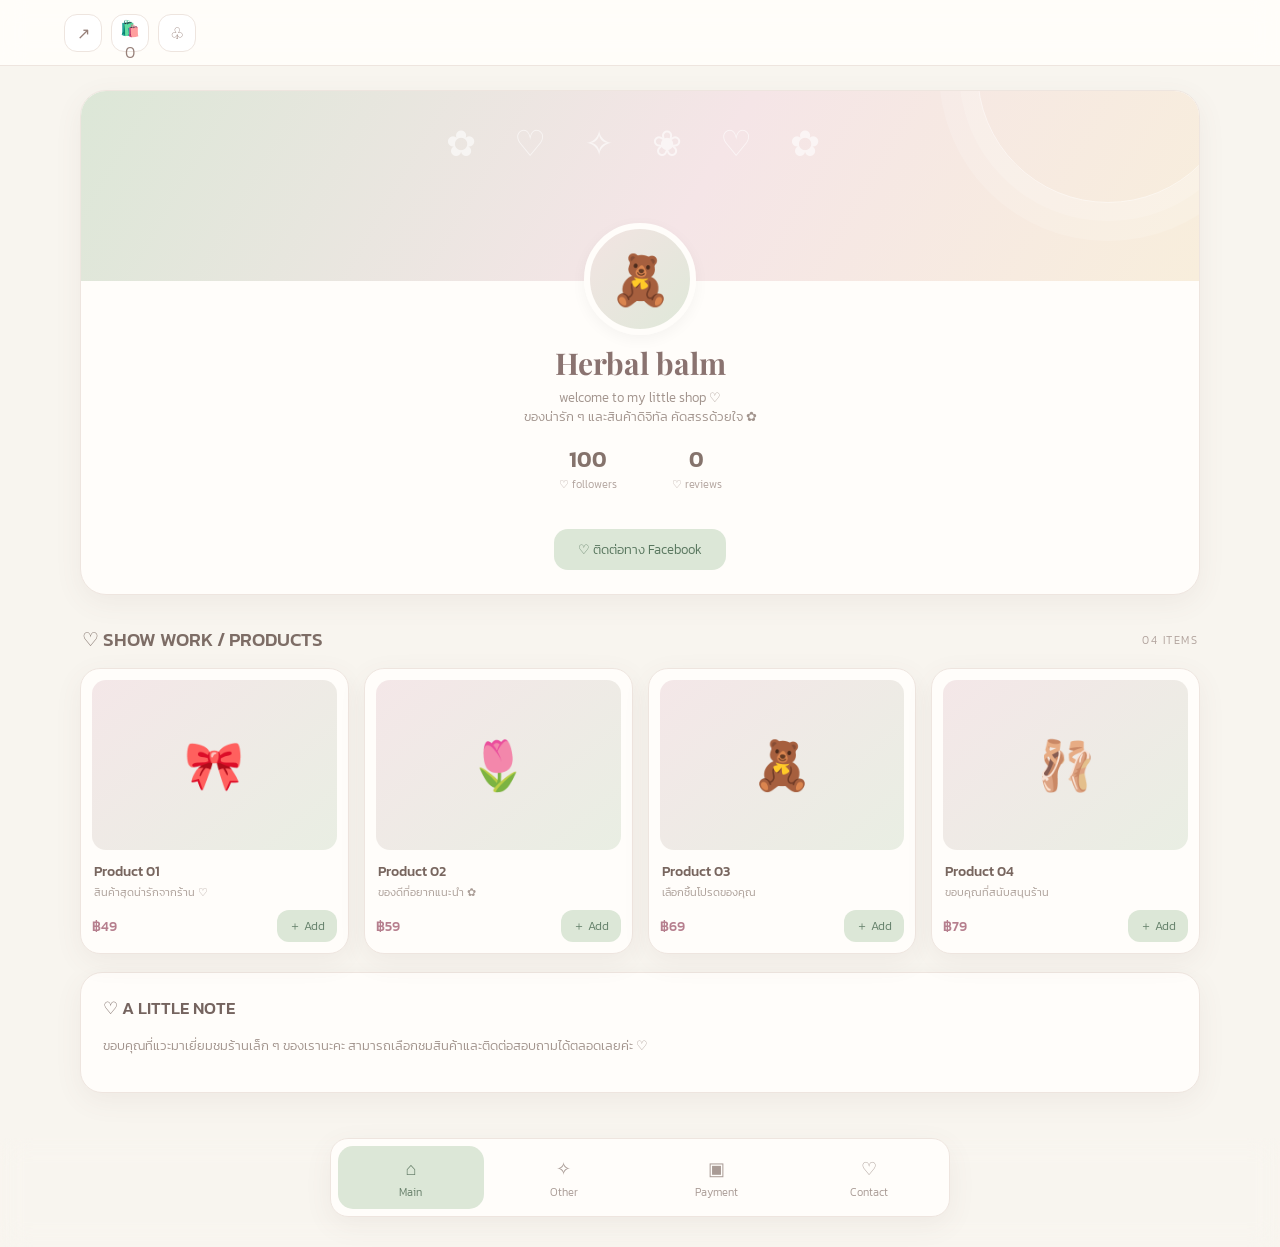
<file: herbal-balm-shop-nav-fixed.html>
<html lang="th">
<head>
<meta charset="UTF-8">
<meta name="viewport" content="width=device-width, initial-scale=1, viewport-fit=cover">
<meta name="theme-color" content="#f8f3ef">
<title></title>
<link rel="preconnect" href="https://fonts.googleapis.com">
<link rel="preconnect" href="https://fonts.gstatic.com" crossorigin>
<link href="https://fonts.googleapis.com/css2?family=Kanit:wght@300;400;500;600&family=Playfair+Display:wght@500;600&display=swap" rel="stylesheet">
<style>
:root{
 --bg:#f8f5ef;--paper:#fffdfa;--pink:#f3dfe5;--pink2:#f9edf0;--sage:#dce7d7;
 --sage2:#edf2e9;--green:#66836b;--ink:#75645f;--muted:#a99b95;--line:#eee5df;
 --shadow:0 8px 28px rgba(111,91,81,.07);--radius:22px;}
*{box-sizing:border-box}
html{scroll-behavior:smooth}
body{margin:0;background:var(--bg);color:var(--ink);font-family:'Kanit',sans-serif;font-weight:300}
button,input,textarea,select{font:inherit}
button{cursor:pointer}
a{color:inherit;text-decoration:none}
.topbar{height:66px;display:flex;align-items:center;justify-content:space-between;padding:0 5%;background:rgba(255,253,250,.94);border-bottom:1px solid var(--line);position:sticky;top:0;z-index:20;backdrop-filter:blur(12px)}
.top-actions{display:flex;gap:9px}
.icon-btn{width:38px;height:38px;border:1px solid var(--line);border-radius:13px;background:#fff;color:#967f78}
.wrap{width:min(1120px,94%);margin:24px auto 100px}
.profile-card{background:var(--paper);border:1px solid var(--line);border-radius:26px;overflow:hidden;box-shadow:var(--shadow);text-align:center;position:relative;padding-bottom:24px}
.cover{height:190px;background:linear-gradient(120deg,#dce7d7,#f5e5e7 55%,#f8eedc);position:relative;overflow:hidden}
.cover:before{content:"✿  ♡  ✧  ❀  ♡  ✿";position:absolute;inset:25px 0 auto;font-size:36px;letter-spacing:15px;color:#fff9;text-align:center}
.cover:after{content:"";position:absolute;width:260px;height:260px;border:1px solid #fff8;border-radius:50%;right:-40px;top:-150px;box-shadow:0 0 0 18px #fff2,0 0 0 38px #fff2}
.avatar{width:112px;height:112px;border-radius:50%;background:linear-gradient(135deg,#f2e4e2,#dfe8d9);border:6px solid var(--paper);display:grid;place-items:center;font-size:49px;margin:-58px auto 8px;position:relative;z-index:2;box-shadow:0 4px 15px #0000000b;overflow:hidden}.avatar img{width:100%;height:100%;object-fit:cover}
.profile-card h1{font-family:'Playfair Display',serif;font-size:30px;margin:5px 0;color:#8a7370}
.bio{font-size:13px;color:#a2948d;margin:0 auto 17px;max-width:500px;padding:0 16px}
.stats{display:flex;justify-content:center;gap:55px;margin:15px 0 23px}
.stat strong{display:block;font-size:22px;font-weight:600;color:#85736c}
.stat span{font-size:11px;color:#b2a49e}
.music{width:min(440px,88%);margin:0 auto 17px;padding:13px 16px;border:1px solid #e8e1dc;border-radius:19px;background:linear-gradient(120deg,#fff,#f8f4f0);display:flex;align-items:center;gap:13px;text-align:left}
.music-disc{width:42px;height:42px;border-radius:50%;background:var(--sage);display:grid;place-items:center;font-size:18px}
.music-info{flex:1}.music-info b{display:block;font-size:13px;font-weight:500}.music-info span{font-size:11px;color:#aa9d96}
.play{border:0;border-radius:50%;width:34px;height:34px;background:var(--sage);color:var(--green)}
.contact-mini{width:min(440px,88%);margin:auto;border:1px solid var(--line);border-radius:20px;padding:15px;background:#fffdfa}
.mini-title{font-size:12px;letter-spacing:2px;margin-bottom:9px}
.contact-mini a{display:block;padding:10px;margin-top:7px;border:1px solid #eee7e2;border-radius:13px;font-size:12px;background:#fff}
.section-head{display:flex;align-items:center;justify-content:space-between;margin:30px 2px 14px}
.section-head h2{font-size:19px;font-weight:500;margin:0;color:#7d6d66}
.section-head span{font-size:11px;color:#b2a49e;letter-spacing:1.5px}
.product-grid{display:grid;grid-template-columns:repeat(4,minmax(0,1fr));gap:15px}
.product{background:var(--paper);border:1px solid var(--line);border-radius:20px;padding:11px;box-shadow:var(--shadow);min-width:0}
.product-photo{height:170px;border-radius:14px;background:linear-gradient(140deg,#f4e7e8,#e9eee3);display:grid;place-items:center;font-size:48px;overflow:hidden}
.product-photo img{width:100%;height:100%;object-fit:cover}
.product h3{font-size:14px;font-weight:500;margin:11px 2px 2px;color:#78665f;white-space:nowrap;overflow:hidden;text-overflow:ellipsis}
.product p{font-size:11px;color:#aa9d96;margin:0 2px 8px;min-height:18px}
.product-bottom{display:flex;align-items:center;justify-content:space-between;gap:6px}
.price{font-size:14px;font-weight:500;color:#b67f8e}
.add{border:0;border-radius:12px;background:var(--sage);color:#64806a;padding:7px 12px;font-size:12px}
.info-panel{background:var(--paper);border:1px solid var(--line);border-radius:22px;padding:22px;box-shadow:var(--shadow);margin-top:18px}
.info-panel h3{margin:0 0 8px;font-size:17px;font-weight:500}
.info-panel p{font-size:13px;line-height:1.8;color:#a2948d}
.review-empty{border:1px dashed #e4d4d4;border-radius:20px;background:#fffdfa;text-align:center;padding:45px 15px;color:#aa9b96}
.review-empty b{display:block;font-size:17px;font-weight:400;margin-bottom:7px}
.bottom-nav{position:fixed;z-index:30;bottom:0;left:0;right:0;padding:8px max(12px,env(safe-area-inset-right)) calc(8px + env(safe-area-inset-bottom)) max(12px,env(safe-area-inset-left));background:#fffdf9ed;backdrop-filter:blur(14px);border-top:1px solid var(--line);display:flex;justify-content:center}
.nav-inner{width:min(620px,100%);display:grid;grid-template-columns:repeat(4,1fr);gap:7px}
.nav-item{border:0;border-radius:15px;padding:9px 4px;background:transparent;color:#a99b95;font-size:11px}
.nav-item .nav-icon{display:block;font-size:18px;margin-bottom:2px}
.nav-item.active{background:var(--sage);color:#68806b}
.page{display:none !important}.page.active{display:block !important}
.page-title{text-align:center;margin:20px 0 6px;font-size:24px;font-weight:500;color:#88736d}
.page-sub{text-align:center;color:#b0a29b;font-size:12px;margin:0 0 22px}
.field{width:100%;border:1px solid #e9e1dc;border-radius:13px;padding:12px 13px;background:#fffdfa;color:var(--ink);outline:none;margin:6px 0}
.field:focus{border-color:#b8c9b3}
.primary{border:0;border-radius:14px;background:var(--sage);color:#58765e;padding:11px 18px;font-size:13px}
.soft{border:1px solid var(--line);border-radius:14px;background:#fffdfa;color:#8b7770;padding:10px 16px;font-size:13px}
.cart-row{display:flex;align-items:center;gap:12px;padding:12px 0;border-bottom:1px solid var(--line)}
.cart-row .emoji{width:48px;height:48px;border-radius:13px;background:var(--pink2);display:grid;place-items:center;font-size:24px}
.cart-row .grow{flex:1}.cart-row b{font-size:13px;font-weight:500}.cart-row small{display:block;color:#b09f98;font-size:11px}
.cart-row button{border:0;background:none;color:#b98b96;font-size:18px}
.total{display:flex;justify-content:space-between;padding:15px 0;font-weight:500}
.qr-placeholder{width:190px;height:190px;margin:15px auto;border:1px dashed #d9d1ca;border-radius:16px;display:grid;place-items:center;background:#fff;font-size:12px;color:#b2a49e;text-align:center;padding:20px}
.review-form{max-width:620px;margin:auto}
.review-list{display:grid;gap:10px;margin-top:15px}
.review-card{padding:15px;border:1px solid var(--line);border-radius:15px;background:#fff}
.admin-layout{display:grid;grid-template-columns:210px 1fr;gap:15px}
.admin-menu,.admin-content{background:#fffdfa;border:1px solid var(--line);border-radius:20px;padding:17px;box-shadow:var(--shadow)}
.admin-menu button{width:100%;display:block;text-align:left;border:0;background:transparent;color:#88766f;padding:11px;border-radius:11px;margin:3px 0}
.admin-menu button.active{background:var(--sage2);color:var(--green)}
.admin-content h3{margin:0 0 14px;font-weight:500}
.admin-product{display:flex;align-items:center;gap:10px;border:1px solid var(--line);border-radius:14px;padding:10px;margin:8px 0}
.admin-product .grow{flex:1}.admin-product small{display:block;color:#ac9d96}
.admin-product button{border:1px solid var(--line);background:#fff;border-radius:9px;padding:6px 9px;color:#8c7770;font-size:11px}
.notice{font-size:11px;color:#aa9188;line-height:1.7;background:#faf3ed;border-radius:12px;padding:11px;margin-top:12px}
.hide{display:none!important}
body{background-image:var(--page-bg-image,none);background-size:cover;background-position:center;background-attachment:fixed}
body:before{content:"";position:fixed;inset:0;background:var(--page-overlay,transparent);pointer-events:none;z-index:-1}
.cover.has-image{background-size:cover;background-position:center}
.anim-float{animation:floatText 3s ease-in-out infinite}.anim-glow{animation:glowText 2s ease-in-out infinite alternate}.anim-slide{animation:slideText 2.8s ease-in-out infinite alternate}
@keyframes floatText{0%,100%{transform:translateY(0)}50%{transform:translateY(-6px)}}
@keyframes glowText{from{text-shadow:0 0 2px #d8b7c1}to{text-shadow:0 0 12px #d8b7c1,0 0 18px #c7d8bf}}
@keyframes slideText{from{letter-spacing:0}to{letter-spacing:2px}}
.preview-note{font-size:11px;color:#aa9d96;margin:2px 0 8px}
@media(max-width:760px){.product-grid{grid-template-columns:repeat(2,minmax(0,1fr))}.product-photo{height:155px}.admin-layout{grid-template-columns:1fr}.admin-menu{display:flex;gap:5px;overflow:auto;padding:8px}.admin-menu button{white-space:nowrap;width:auto;margin:0}.wrap{width:92%;margin-top:15px}.cover{height:155px}.stats{gap:35px}}
@media(min-width:761px){.wrap{margin-bottom:45px}.bottom-nav{position:static;background:transparent;border:0;padding:0 0 30px}.nav-inner{background:#fffdfa;border:1px solid var(--line);border-radius:18px;padding:7px;box-shadow:var(--shadow)}}

.bottom-nav{z-index:99999;pointer-events:auto}.nav-inner,.nav-item{pointer-events:auto;touch-action:manipulation}.nav-item{position:relative;z-index:100000;cursor:pointer;-webkit-tap-highlight-color:transparent}
.payment-card input[type=file]{margin-top:10px}.pay-line{display:flex;align-items:center;gap:10px;flex-wrap:wrap;background:#fcfefb;border:1px solid var(--line);border-radius:15px;padding:12px;margin:10px 0}
.pay-line span{color:#9b8e88;font-size:12px;flex:1 1 100%}.pay-line b{font-size:18px;color:var(--deep);letter-spacing:.4px}
.qrbox{border:1px dashed var(--line);background:#f5faf3;border-radius:18px;padding:14px;text-align:center;margin:16px 0}
.qrbox img{display:block;max-width:100%;max-height:280px;object-fit:contain;margin:auto;border-radius:12px}
.product-photo{position:relative;overflow:hidden}.product-photo img{width:100%;height:100%;object-fit:cover;display:block}
</style>
</head>
<body>
<header class="topbar">
  <div class="top-actions">
    <button class="icon-btn" aria-label="แชร์ลิงก์ร้าน" title="แชร์ลิงก์ร้าน" onclick="shareShop()">↗</button>
    <button class="icon-btn" aria-label="ตะกร้า" onclick="go('cart')">🛍️ <span id="cartCount">0</span></button>
    <button class="icon-btn" aria-label="แอดมิน" onclick="go('admin')">♧</button>
  </div>
</header>

<main class="wrap">
  <section id="main" class="page active">
    <div class="profile-card">
      <div class="cover"></div>
      <div class="avatar">🧸</div>
      <h1>Herbal balm</h1>
      <p class="bio">welcome to my little shop ♡<br>ของน่ารัก ๆ และสินค้าดิจิทัล คัดสรรด้วยใจ ✿</p>
      <div class="stats">
        <div class="stat"><strong id="followerStat">100</strong><span>♡ followers</span></div>
        <div class="stat"><strong id="reviewStat">0</strong><span>♡ reviews</span></div>
      </div>
      <a class="primary" href="https://www.facebook.com/weethida.palmy" id="fbHome" target="_blank" rel="noopener" style="display:inline-block;text-decoration:none;margin-top:14px;padding:11px 24px">♡ ติดต่อทาง Facebook</a>
    </div>
    <div class="section-head"><h2>♡ SHOW WORK / PRODUCTS</h2><span id="workCount">04 ITEMS</span></div>
    <div class="product-grid" id="homeProducts"></div>
    <div class="info-panel"><h3>♡ A LITTLE NOTE</h3><p id="shopNote">ขอบคุณที่แวะมาเยี่ยมชมร้านเล็ก ๆ ของเรานะคะ สามารถเลือกชมสินค้าและติดต่อสอบถามได้ตลอดเลยค่ะ ♡</p></div>
  </section>

  <section id="other" class="page">
    <h1 class="page-title">♡ Show Work</h1><p class="page-sub">Our herbal balm collection</p>
    <div class="product-grid" id="allProducts"></div>
  </section>

  <section id="payment" class="page">
    <h1 class="page-title">♡ Payment</h1><p class="page-sub">ช่องทางชำระเงินของ Herbal balm</p>
    <div class="info-panel payment-card" style="max-width:560px;margin:0 auto">
      <h3>ช่องทางชำระเงิน</h3>
      <div class="pay-line"><span>เลขบัญชีธนาคาร</span><b id="bankAccountDisplay">1653779972</b><button class="soft" onclick="copyText('1653779972')">คัดลอก</button></div>
      <div class="pay-line"><span>เบอร์วอลเล็ต</span><b id="walletDisplay">061216751</b><button class="soft" onclick="copyText('061216751')">คัดลอก</button></div>
      <div class="qrbox">
        <div id="qrPlaceholder" class="qr-placeholder">♡ พื้นที่สำหรับใส่รูป QR PAYMENT ♡<br>เลือกรูป QR จากเครื่องได้ด้านล่าง</div>
        <img id="paymentQrImage" alt="QR Payment" hidden>
        <label class="upload" for="paymentQrUpload">＋ เพิ่มรูป QR</label>
        <input id="paymentQrUpload" type="file" accept="image/*" class="field">
      </div>
      <h3 style="margin-top:22px">แจ้งชำระเงิน</h3>
      <input class="field" id="payName" placeholder="ชื่อผู้ใช้งาน">
      <input class="field" id="payAmount" type="number" min="1" placeholder="จำนวนเงิน (บาท)">
      <input class="field" id="paySlip" type="file" accept="image/*">
      <button class="primary" style="width:100%" onclick="submitPayment()">ส่งข้อมูลแจ้งชำระเงิน</button>
      <p class="notice">หมายเหตุ: แบบตัวอย่างนี้ยังไม่ส่งสลิปไปยังแอดมินและยังไม่ตรวจสอบการโอนเงินจริง</p>
      <p id="payStatus" class="page-sub" style="margin-top:12px"></p>
    </div>
  </section>

  <section id="contact" class="page">
    <h1 class="page-title">♡ Contact ♡</h1><p class="page-sub">Feel free to contact us</p>
    <div class="contact-mini" style="max-width:560px">
      <a href="https://www.facebook.com/weethida.palmy" id="fbContact" target="_blank" rel="noopener">♡ Facebook</a>
    </div>
  </section>

  <section id="cart" class="page">
    <h1 class="page-title">♡ My Cart</h1><p class="page-sub">Your lovely picks</p>
    <div class="info-panel" style="max-width:620px;margin:auto">
      <div id="cartItems"><div class="review-empty"><b>♡ Your cart is empty ♡</b>เลือกสินค้าที่ชอบแล้วเพิ่มลงตะกร้าได้เลย</div></div>
      <div class="total"><span>Total</span><span id="cartTotal">฿0</span></div>
      <button class="primary" style="width:100%" onclick="go('payment')">ดำเนินการชำระเงิน ♡</button>
    </div>
  </section>

  <section id="reviews" class="page">
    <h1 class="page-title">♡ Reviews</h1><p class="page-sub">Thank you for your order #♡</p>
    <div class="review-form info-panel">
      <textarea class="field" id="reviewInput" rows="3" placeholder="Write your review..."></textarea>
      <button class="primary" style="width:100%" onclick="addReview()">＋ Add Review</button>
      <div id="reviewsList" class="review-list"></div>
    </div>
  </section>

  <section id="admin" class="page">
    <h1 class="page-title">♡ ADMIN</h1><p class="page-sub">WEBSITE MANAGEMENT</p>
    <div id="adminLogin" class="info-panel" style="max-width:430px;margin:20px auto;text-align:center">
      <div style="font-size:35px">♡</div><h3>ADMIN</h3><p>เข้าสู่ระบบจัดการร้าน</p>
      <input class="field" id="adminPassword" type="password" placeholder="รหัสผ่านแอดมิน">
      <button class="primary" style="width:100%" onclick="adminSignIn()">LOG IN ♡</button>
      <p class="notice">เดโมนี้ใช้รหัสผ่านฝั่งหน้าเว็บเท่านั้น ยังไม่ปลอดภัยสำหรับเว็บไซต์จริง โปรดอย่าใช้รหัสผ่านสำคัญ</p>
    </div>
    <div id="adminPanel" class="hide">
      <div class="admin-layout">
        <div class="admin-menu">
          <button class="active" onclick="adminTab('settings',this)">♡ Website Settings</button>
          <button onclick="adminTab('manageProducts',this)">✿ Manage Products</button>
          <button onclick="adminTab('paymentSettings',this)">♡ Payment Settings</button>
          <button onclick="adminTab('manageReviews',this)">☆ Reviews</button>
          <button onclick="adminSignOut()">Log out ↗</button>
        </div>
        <div class="admin-content">
          <div id="settings" class="admin-tab">
            <h3>Website Settings ✿</h3>
            <label>SHOP NAME</label><input class="field" id="setShopName" value="Herbal balm">
            <label>PROFILE BIO</label><textarea class="field" id="setBio" rows="3"></textarea>
            <label>ABOUT / A LITTLE NOTE</label><textarea class="field" id="setNote" rows="3"></textarea>
            <label>PROFILE IMAGE / รูปโปรไฟล์ร้าน</label>
            <input class="field" id="setAvatarFile" type="file" accept="image/*" onchange="previewImage(this,'avatarPreview')">
            <div class="preview-note">เลือกรูปจาก iPad เพื่อเปลี่ยนรูปโปรไฟล์</div><div id="avatarPreview" class="preview-note"></div>
            <label>COVER IMAGE / รูปปกด้านบน</label>
            <input class="field" id="setCoverFile" type="file" accept="image/*" onchange="previewImage(this,'coverPreview')">
            <div id="coverPreview" class="preview-note"></div>
            <label>PAGE BACKGROUND / พื้นหลังเว็บไซต์</label>
            <input class="field" id="setBackgroundFile" type="file" accept="image/*" onchange="previewImage(this,'backgroundPreview')">
            <div id="backgroundPreview" class="preview-note"></div>
            <button class="soft" type="button" onclick="clearShopImages()">ล้างรูปที่ตั้งไว้</button>
            <label>TEXT ANIMATION / เอฟเฟกต์ตัวอักษร</label>
            <select class="field" id="setTextAnimation"><option value="none">ไม่เคลื่อนไหว</option><option value="float">ลอยเบา ๆ</option><option value="glow">เรืองแสง</option><option value="slide">ขยับตัวอักษร</option></select>
            <label>FACEBOOK LINK</label><input class="field" id="setFb" value="https://www.facebook.com/weethida.palmy" placeholder="https://facebook.com/...">
            <button class="primary" onclick="saveSettings()">SAVE SETTINGS ♡</button>
          </div>
          <div id="manageProducts" class="admin-tab hide">
            <h3>Manage Products ✿</h3>
            <input class="field" id="newProductName" placeholder="ชื่อสินค้า">
            <input class="field" id="newProductDesc" placeholder="รายละเอียดสินค้า">
            <input class="field" id="newProductPrice" type="number" min="0" placeholder="ราคา (บาท)">
            <input class="field" id="newProductEmoji" placeholder="อีโมจิสินค้า (ถ้าไม่ใส่รูป)" value="🎀">
            <label>PRODUCT IMAGE / รูปสินค้า</label>
            <input class="field" id="newProductImage" type="file" accept="image/*">
            <div id="newProductImagePreview" class="preview-note"></div>
            <button class="primary" onclick="addProduct()">＋ ADD PRODUCT</button>
            <div id="adminProductList" style="margin-top:15px"></div>
          </div>
          <div id="paymentSettings" class="admin-tab hide">
            <h3>Payment Settings ♡</h3>
            <label>BANK NAME</label><input class="field" id="setBank" placeholder="ชื่อธนาคาร">
            <label>ACCOUNT NAME</label><input class="field" id="setAccountName" placeholder="ชื่อบัญชี">
            <label>ACCOUNT NUMBER</label><input class="field" id="setAccountNumber" placeholder="เลขบัญชี">
            <button class="primary" onclick="savePaymentSettings()">SAVE PAYMENT</button>
            <p class="notice">อย่าใส่ข้อมูลบัญชีของบุคคลอื่น ใช้เฉพาะบัญชีที่คุณมีสิทธิ์รับชำระเงินเท่านั้น</p>
          </div>
          <div id="manageReviews" class="admin-tab hide"><h3>Customer Reviews</h3><div id="adminReviews"></div></div>
        </div>
      </div>
    </div>
  </section>
</main>

<nav class="bottom-nav">
  <div class="nav-inner">
    <button type="button" class="nav-item active" data-page="main" onclick="go('main')"><span class="nav-icon">⌂</span>Main</button>
    <button type="button" class="nav-item" data-page="other" onclick="go('other')"><span class="nav-icon">✧</span>Other</button>
    <button type="button" class="nav-item" data-page="payment" onclick="go('payment')"><span class="nav-icon">▣</span>Payment</button>
    <button type="button" class="nav-item" data-page="contact" onclick="go('contact')"><span class="nav-icon">♡</span>Contact</button>
  </div>
</nav>

<script>
const ADMIN_DEMO_PASSWORD = "change-this-password"; // เปลี่ยนรหัสเดโมก่อนทดลอง แต่ไม่ปลอดภัยสำหรับเว็บจริง
const defaultProducts=[
 {id:1,name:"Product 01",desc:"สินค้าสุดน่ารักจากร้าน ♡",price:49,emoji:"🎀"},
 {id:2,name:"Product 02",desc:"ของดีที่อยากแนะนำ ✿",price:59,emoji:"🌷"},
 {id:3,name:"Product 03",desc:"เลือกชิ้นโปรดของคุณ",price:69,emoji:"🧸"},
 {id:4,name:"Product 04",desc:"ขอบคุณที่สนับสนุนร้าน",price:79,emoji:"🩰"}
];
let products=JSON.parse(localStorage.getItem("ss_products")||"null")||defaultProducts;
let cart=JSON.parse(localStorage.getItem("ss_cart")||"[]");
let reviews=JSON.parse(localStorage.getItem("ss_reviews")||"[]");
let settings=JSON.parse(localStorage.getItem("ss_settings")||"{}");
settings.name="Herbal balm";
localStorage.setItem("ss_settings",JSON.stringify(settings));
let paymentSettings=JSON.parse(localStorage.getItem("ss_payment")||"{}");
function persist(){localStorage.setItem("ss_products",JSON.stringify(products));localStorage.setItem("ss_cart",JSON.stringify(cart));localStorage.setItem("ss_reviews",JSON.stringify(reviews));}
function safe(s){return String(s??"").replace(/[&<>"']/g,c=>({"&":"&amp;","<":"&lt;",">":"&gt;",'"':"&quot;","'":"&#39;"}[c]));}
function shareShop(){
 const url=window.location.href;
 if(navigator.share){navigator.share({title:'',text:'แวะชมร้านของเรา',url}).catch(()=>{});}
 else if(navigator.clipboard&&window.isSecureContext){navigator.clipboard.writeText(url).then(()=>alert('คัดลอกลิงก์ร้านแล้ว ♡ ส่งให้ลูกค้าได้เลย'));}
 else{prompt('คัดลอกลิงก์ร้านนี้',url);}
}
function applyContactLinks(){
 const fb=settings.fb||'https://www.facebook.com/weethida.palmy';
 ['fbLink','fbContact','fbHome'].forEach(id=>{const a=document.getElementById(id);if(a){a.href=fb;a.target='_blank';a.rel='noopener';}});
}
function compressImage(file,max=1200){return new Promise((resolve,reject)=>{const reader=new FileReader();reader.onload=()=>{const img=new Image();img.onload=()=>{const scale=Math.min(1,max/Math.max(img.width,img.height));const canvas=document.createElement('canvas');canvas.width=Math.round(img.width*scale);canvas.height=Math.round(img.height*scale);canvas.getContext('2d').drawImage(img,0,0,canvas.width,canvas.height);resolve(canvas.toDataURL('image/jpeg',.82));};img.onerror=reject;img.src=reader.result;};reader.onerror=reject;reader.readAsDataURL(file);});}
async function previewImage(input,target){const file=input.files&&input.files[0];if(!file)return;try{const url=await compressImage(file,1000);const el=document.getElementById(target);el.textContent='เลือกรูปแล้ว: '+file.name;el.dataset.image=url;}catch(e){alert('เปิดรูปไม่สำเร็จ กรุณาลองเลือกรูปอื่น');}}
function applyShopImages(){
 const avatar=document.querySelector('.avatar');
 if(settings.avatar){avatar.innerHTML='<img src="'+settings.avatar+'" alt="Shop profile">';}else{avatar.textContent='🧸';}
 const cover=document.querySelector('.cover');
 if(settings.cover){cover.style.backgroundImage='url("'+settings.cover+'")';cover.classList.add('has-image');}else{cover.style.backgroundImage='';cover.classList.remove('has-image');}
 if(settings.background){document.documentElement.style.setProperty('--page-bg-image','url("'+settings.background+'")');document.documentElement.style.setProperty('--page-overlay','rgba(255,253,250,.68)');}else{document.documentElement.style.setProperty('--page-bg-image','none');document.documentElement.style.setProperty('--page-overlay','transparent');}
 const mode=settings.animation||'none';
 document.querySelectorAll('.brand,.profile-card h1,.bio,.section-head h2,.page-title,.mini-title,.info-panel h3').forEach(el=>{el.classList.remove('anim-float','anim-glow','anim-slide');if(mode!=='none')el.classList.add('anim-'+mode);});
}
function clearShopImages(){settings.avatar='';settings.cover='';settings.background='';localStorage.setItem('ss_settings',JSON.stringify(settings));applyShopImages();alert('ล้างรูปโปรไฟล์และพื้นหลังแล้ว ♡');}

function go(id){
 const target=document.getElementById(id);
 if(!target || !target.classList.contains("page")){console.warn("ไม่พบหน้า:",id);return;}
 document.querySelectorAll("main .page").forEach(p=>{p.classList.remove("active");p.hidden=true;});
 target.hidden=false;target.classList.add("active");
 document.querySelectorAll(".nav-item").forEach(b=>b.classList.toggle("active",b.dataset.page===id));
 window.scrollTo({top:0,behavior:"auto"});
 if(id==="cart")renderCart();
 if(id==="reviews")renderReviews();
 if(id==="admin")fillAdmin();
}

function productCard(p){return `<article class="product"><div class="product-photo">${p.image?`<img src="${p.image}" alt="${safe(p.name)}">`:safe(p.emoji||"♡")}</div><h3>${safe(p.name)}</h3><p>${safe(p.desc||"")}</p><div class="product-bottom"><span class="price">฿${Number(p.price).toLocaleString("th-TH")}</span><button class="add" onclick="addToCart(${Number(p.id)})">＋ Add</button></div></article>`;}
function renderProducts(){
 document.getElementById("homeProducts").innerHTML=products.slice(0,4).map(productCard).join("");
 document.getElementById("allProducts").innerHTML=products.map(productCard).join("");
 document.getElementById("workCount").textContent=String(products.length).padStart(2,"0")+" ITEMS";
 document.getElementById("cartCount").textContent=cart.reduce((a,x)=>a+x.qty,0);
}
function addToCart(id){let p=products.find(x=>x.id===id);if(!p)return;let item=cart.find(x=>x.id===id);item?item.qty++:cart.push({id,qty:1});persist();renderProducts();alert("เพิ่มสินค้าลงตะกร้าแล้ว ♡");}
function renderCart(){
 let box=document.getElementById("cartItems");
 if(!cart.length){box.innerHTML='<div class="review-empty"><b>♡ Your cart is empty ♡</b>เลือกสินค้าที่ชอบแล้วเพิ่มลงตะกร้าได้เลย</div>';}
 else{box.innerHTML=cart.map(c=>{let p=products.find(x=>x.id===c.id);if(!p)return "";return `<div class="cart-row"><div class="emoji">${p.image?`<img src="${p.image}" style="width:48px;height:48px;object-fit:cover;border-radius:10px">`:safe(p.emoji)}</div><div class="grow"><b>${safe(p.name)}</b><small>฿${p.price} × ${c.qty}</small></div><button onclick="removeCart(${p.id})">×</button></div>`}).join("");}
 let total=cart.reduce((sum,c)=>{let p=products.find(x=>x.id===c.id);return sum+(p?p.price*c.qty:0)},0);
 document.getElementById("cartTotal").textContent="฿"+total.toLocaleString("th-TH");
 document.getElementById("cartCount").textContent=cart.reduce((a,x)=>a+x.qty,0);
}
function removeCart(id){cart=cart.filter(x=>x.id!==id);persist();renderCart();renderProducts();}
function copyText(text){if(!text||text==="-"){alert("ยังไม่ได้ตั้งค่าข้อมูลบัญชี");return;}if(navigator.clipboard&&window.isSecureContext)navigator.clipboard.writeText(text).then(()=>alert("คัดลอกแล้ว ♡"));else alert("คัดลอกข้อมูลนี้: "+text);}
function submitPayment(){
 const name=document.getElementById("payName").value.trim(),amount=document.getElementById("payAmount").value,slip=document.getElementById("paySlip").files[0];
 const status=document.getElementById("payStatus");
 if(!name||!amount||Number(amount)<=0||!slip){status.textContent="กรุณากรอกข้อมูลและแนบสลิปให้ครบ";return;}
 status.textContent="เลือกไฟล์สลิปแล้ว แต่ยังไม่ได้ส่งข้อมูลไปยังร้าน กรุณาติดต่อร้านเพื่อยืนยัน";
}
function addReview(){let input=document.getElementById("reviewInput"),v=input.value.trim();if(!v)return alert("กรุณาเขียนรีวิวก่อน");reviews.unshift({text:v,date:new Date().toLocaleDateString("th-TH")});persist();input.value="";renderReviews();}
function renderReviews(){
 document.getElementById("reviewStat").textContent=reviews.length;
 document.getElementById("reviewsList").innerHTML=reviews.length?reviews.map(r=>`<div class="review-card">♡ ${safe(r.text)}<small style="display:block;color:#b5a49d">${safe(r.date)}</small></div>`).join(""):'<div class="review-empty"><b>♡ No reviews yet ♡</b>Be the first one to leave a review!</div>';
 document.getElementById("adminReviews").innerHTML=reviews.length?reviews.map(r=>`<div class="admin-product"><div class="grow">${safe(r.text)}<small>${safe(r.date)}</small></div></div>`).join(""):"ยังไม่มีรีวิว";
}
function adminSignIn(){if(document.getElementById("adminPassword").value!==ADMIN_DEMO_PASSWORD){alert("รหัสผ่านไม่ถูกต้อง");return;}document.getElementById("adminLogin").classList.add("hide");document.getElementById("adminPanel").classList.remove("hide");fillAdmin();}
function adminSignOut(){document.getElementById("adminLogin").classList.remove("hide");document.getElementById("adminPanel").classList.add("hide");document.getElementById("adminPassword").value="";}
function adminTab(id,btn){document.querySelectorAll(".admin-tab").forEach(x=>x.classList.add("hide"));document.getElementById(id).classList.remove("hide");document.querySelectorAll(".admin-menu button").forEach(x=>x.classList.remove("active"));btn.classList.add("active");}
function fillAdmin(){
 document.getElementById("setShopName").value=settings.name||"Herbal balm";
 document.getElementById("setBio").value=settings.bio||"welcome to my little shop ♡\nของน่ารัก ๆ และสินค้าดิจิทัล คัดสรรด้วยใจ ✿";
 document.getElementById("setNote").value=settings.note||"ขอบคุณที่แวะมาเยี่ยมชมร้านเล็ก ๆ ของเรานะคะ ♡";
 document.getElementById("setFb").value=settings.fb||"https://www.facebook.com/weethida.palmy";
 document.getElementById("setTextAnimation").value=settings.animation||"none";
 document.getElementById("setBank").value=paymentSettings.bank||"";
 document.getElementById("setAccountName").value=paymentSettings.name||"";
 document.getElementById("setAccountNumber").value=paymentSettings.number||"";
 renderAdminProducts();renderReviews();
}
async function saveSettings(){
 const avatarEl=document.getElementById('avatarPreview'),coverEl=document.getElementById('coverPreview'),bgEl=document.getElementById('backgroundPreview');
 const next={...settings,name:document.getElementById("setShopName").value,bio:document.getElementById("setBio").value,note:document.getElementById("setNote").value,fb:document.getElementById("setFb").value.trim()||'https://www.facebook.com/weethida.palmy',animation:document.getElementById('setTextAnimation').value};
 if(avatarEl.dataset.image)next.avatar=avatarEl.dataset.image;
 if(coverEl.dataset.image)next.cover=coverEl.dataset.image;
 if(bgEl.dataset.image)next.background=bgEl.dataset.image;
 settings=next;
 try{localStorage.setItem("ss_settings",JSON.stringify(settings));}catch(e){alert('รูปมีขนาดใหญ่เกินพื้นที่จัดเก็บ กรุณาเลือกรูปที่เล็กลง');return;}
 const brandEl=document.querySelector(".brand");if(brandEl)brandEl.innerHTML="♡ "+safe(settings.name)+" <small>HAPPY LITTLE STORE</small>";
 document.querySelector(".profile-card h1").textContent=settings.name;
 document.querySelector(".bio").textContent=settings.bio;
 
 applyContactLinks();applyShopImages();
 alert("บันทึกโปรไฟล์ พื้นหลัง และเอฟเฟกต์แล้ว ♡");
}

function readImageFile(file,max=1000){return new Promise((resolve,reject)=>{const reader=new FileReader();reader.onload=()=>{const img=new Image();img.onload=()=>{const c=document.createElement("canvas");const scale=Math.min(1,max/Math.max(img.width,img.height));c.width=Math.round(img.width*scale);c.height=Math.round(img.height*scale);c.getContext("2d").drawImage(img,0,0,c.width,c.height);resolve(c.toDataURL("image/jpeg",.78));};img.onerror=reject;img.src=reader.result;};reader.onerror=reject;reader.readAsDataURL(file);});}
function showPaymentQr(data){const img=document.getElementById("paymentQrImage"),ph=document.getElementById("qrPlaceholder");if(data){img.src=data;img.hidden=false;ph.hidden=true;}else{img.hidden=true;ph.hidden=false;}}
document.getElementById("paymentQrUpload").addEventListener("change",async e=>{const f=e.target.files[0];if(!f)return;try{const data=await readImageFile(f,1200);localStorage.setItem("ss_payment_qr",data);showPaymentQr(data);alert("เพิ่มรูป QR แล้ว ♡");}catch(err){alert("บันทึกรูป QR ไม่สำเร็จ กรุณาเลือกรูปที่เล็กลง");}});
showPaymentQr(localStorage.getItem("ss_payment_qr")||"");
function savePaymentSettings(){
 paymentSettings={bank:document.getElementById("setBank").value,name:document.getElementById("setAccountName").value,number:document.getElementById("setAccountNumber").value};
 localStorage.setItem("ss_payment",JSON.stringify(paymentSettings));applyPaymentSettings();alert("บันทึกข้อมูลในอุปกรณ์นี้แล้ว ♡");
}
function applyPaymentSettings(){
 const bank=document.getElementById("bankName"),name=document.getElementById("accountName"),number=document.getElementById("accountNumber");
 if(bank)bank.textContent=paymentSettings.bank||"-";
 if(name)name.textContent=paymentSettings.name||"-";
 if(number)number.textContent=paymentSettings.number||"-";
}
async function addProduct(){
 let name=document.getElementById("newProductName").value.trim(),desc=document.getElementById("newProductDesc").value.trim(),price=Number(document.getElementById("newProductPrice").value),emoji=document.getElementById("newProductEmoji").value.trim()||"♡";
 if(!name||!Number.isFinite(price)||price<0)return alert("กรุณากรอกชื่อสินค้าและราคาที่ถูกต้อง");
 const file=document.getElementById("newProductImage").files[0];let image="";
 try{if(file)image=await readImageFile(file,1000);}catch(e){return alert("อ่านรูปสินค้าไม่สำเร็จ");}
 products.push({id:Date.now(),name,desc,price,emoji,image});persist();renderProducts();renderAdminProducts();
 ["newProductName","newProductDesc","newProductPrice"].forEach(id=>document.getElementById(id).value="");
 document.getElementById("newProductImage").value="";const prev=document.getElementById("newProductImagePreview");prev.textContent="";
}
function renderAdminProducts(){
 document.getElementById("adminProductList").innerHTML=products.map(p=>`<div class="admin-product"><div class="emoji">${p.image?`<img src="${p.image}" style="width:48px;height:48px;object-fit:cover;border-radius:10px">`:safe(p.emoji)}</div><div class="grow"><b>${safe(p.name)}</b><small>฿${p.price}</small></div><button onclick="deleteProduct(${p.id})">DELETE</button></div>`).join("");
}
function deleteProduct(id){if(!confirm("ต้องการลบสินค้านี้หรือไม่?"))return;products=products.filter(p=>p.id!==id);cart=cart.filter(c=>c.id!==id);persist();renderProducts();renderAdminProducts();}
renderProducts();renderReviews();applyPaymentSettings();
if(settings.name){const brandEl=document.querySelector(".brand");if(brandEl)brandEl.innerHTML="♡ "+safe(settings.name)+" <small>HAPPY LITTLE STORE</small>";document.querySelector(".profile-card h1").textContent=settings.name;}
if(settings.bio)document.querySelector(".bio").textContent=settings.bio;
if(settings.note)
applyContactLinks();applyShopImages();
// Mobile-safe navigation: keep the bottom tabs clickable even if inline handlers are restricted.
document.querySelector(".bottom-nav")?.addEventListener("click",event=>{
 const btn=event.target.closest(".nav-item[data-page]");
 if(!btn)return;
 event.preventDefault();event.stopPropagation();
 go(btn.dataset.page);
},true);
document.querySelectorAll("main .page").forEach(p=>{if(!p.classList.contains("active"))p.hidden=true;});
</script>
</body>
</html>
</file>
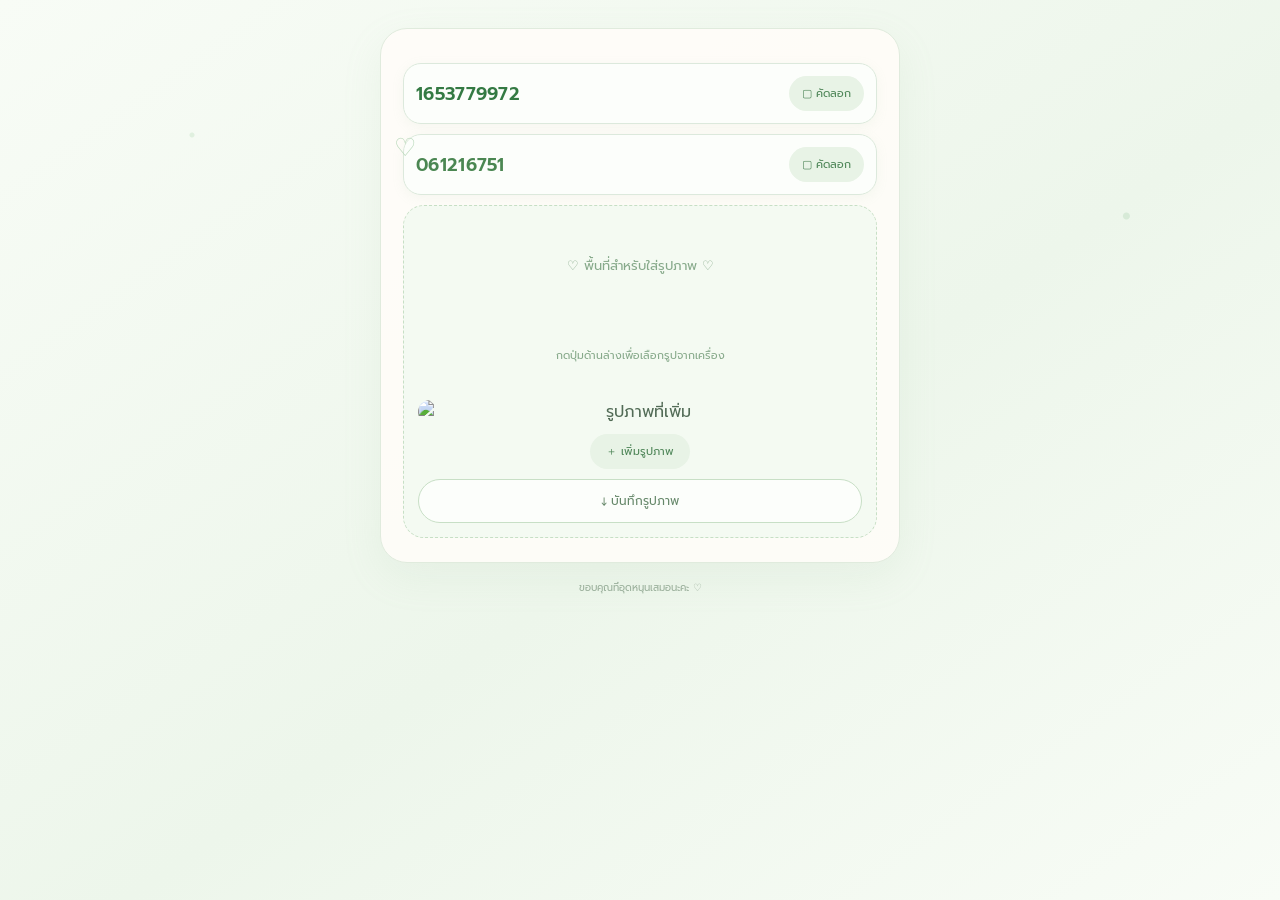
<file: index 2.html>
<!doctype html>
<html lang="th">
<head>
<meta charset="utf-8">
<meta name="viewport" content="width=device-width, initial-scale=1">
<meta name="theme-color" content="#f1f8f0">
<title>Botying Payment ♡</title>
<style>
@import url('https://fonts.googleapis.com/css2?family=Kanit:wght@300;400;500;600&family=Prompt:wght@300;400;500;600&display=swap');
:root{--pink:#83b58b;--deep:#477d54;--cream:#f8fcf6;--ink:#526b56;--line:#d8e8d7}
*{box-sizing:border-box}
body{margin:0;min-height:100vh;color:var(--ink);font-family:'Prompt','Kanit',sans-serif;background:radial-gradient(circle at 15% 15%,#e0f0df 0 2px,transparent 3px),radial-gradient(circle at 88% 24%,#d7ead7 0 3px,transparent 4px),linear-gradient(145deg,#f8fcf6,#edf6eb 55%,#f8fcf6);padding:28px 14px 48px}
.wrap{max-width:520px;margin:auto}
.brand{text-align:center;margin:5px 0 18px}
.brand .heart{font-size:27px;color:#e7a1bd}
.brand h1{font-size:25px;font-weight:500;margin:3px 0;color:#bd7897}
.brand p{font-size:12px;color:#91a894;margin:0}
.panel{background:rgba(255,253,249,.91);border:1px solid #e0ebdd;border-radius:27px;padding:24px 22px;box-shadow:0 14px 40px #9bbf9b1c;position:relative;overflow:hidden}
.panel:before{content:"♡";position:absolute;left:13px;top:100px;color:#b7d7b8;font-size:25px}
h2{font-size:17px;font-weight:500;text-align:center;margin:0 0 7px;color:#62866a}
.sub{text-align:center;font-size:12px;line-height:1.8;color:#a88b98;margin:0 0 19px}
.account-name{color:#5e9b68;font-weight:600}
.notice{background:#f0f7ee;border:1px solid #dcebd9;border-radius:17px;padding:13px;text-align:center;font-size:12px;line-height:1.7;margin:0 auto 20px;max-width:300px}
.notice strong{color:#5c9365}
.section-label{text-align:center;font-size:12px;color:#b58da0;margin:10px 0 12px}
.pay-card{display:flex;align-items:center;gap:12px;background:#fcfefb;border:1px solid #dce9dc;border-radius:18px;padding:12px;margin:10px 0;box-shadow:0 3px 12px #a9c6a91a}
.bank-icon{width:39px;height:39px;border-radius:50%;display:grid;place-items:center;font-size:18px;font-weight:600;flex:none;background:#e2f1e2;color:#287a3c}
.wallet .bank-icon{background:#eaf4e8;color:#4f8e58}
.detail{min-width:0;flex:1}
.detail small{display:block;color:#b39aa5;font-size:10px}
.number{font-size:18px;font-weight:600;letter-spacing:.3px;color:#347a43}
.wallet .number{color:#4b8752}
.copy{border:0;border-radius:22px;padding:9px 13px;background:#e8f3e6;color:#4d8557;font:inherit;font-size:11px;cursor:pointer;white-space:nowrap}
.copy:active{transform:scale(.97)}
.hint{text-align:center;font-size:10px;color:#91a894;margin:13px 0 18px}
.qrbox{border:1px dashed #c7dfc5;background:#f4faf2;border-radius:21px;padding:14px;text-align:center}
.qrbox img{display:block;max-width:100%;max-height:280px;object-fit:contain;margin:0 auto 10px;border-radius:12px}
.qr-placeholder{height:180px;display:grid;place-items:center;color:#86a98a;font-size:13px;line-height:1.8}
.upload{display:inline-block;border-radius:24px;padding:9px 16px;background:#e8f3e6;color:#4d8557;font-size:11px;cursor:pointer}
input[type=file]{display:none}
.save{width:100%;margin-top:10px;border:1px solid #c8dfc6;background:#fcfefb;color:#66886a;border-radius:24px;padding:12px;font:inherit;font-size:12px;cursor:pointer}
.more{margin-top:17px;background:#fff7fa;border:1px solid #d8e8d7;border-radius:21px;padding:16px}
.more h3{margin:0 0 12px;color:#5d9466;font-size:15px;font-weight:500}
.row{display:flex;gap:8px;align-items:center}
.message{flex:1;min-width:0;border:1px solid #dce9da;background:#fcfefb;border-radius:13px;padding:10px;color:#927b87;font:inherit;font-size:11px}
.small-copy{border:0;background:#e8f3e6;color:#4d8557;border-radius:14px;padding:10px;font:inherit;font-size:10px;cursor:pointer}
.slip{display:block;margin-top:13px;padding:10px 2px 0;border:0;border-top:1px solid #dce9da;background:none;color:#6b956e;font:inherit;font-size:12px;width:100%;text-align:left;cursor:pointer}
#slipInput{margin-top:10px}
.footer{text-align:center;font-size:10px;color:#9aaf9b;margin:17px 0 0}
.toast{position:fixed;left:50%;bottom:24px;transform:translate(-50%,20px);opacity:0;background:#456d4b;color:white;padding:10px 17px;border-radius:30px;font-size:12px;transition:.25s;pointer-events:none}
.toast.show{opacity:1;transform:translate(-50%,0)}
@media(max-width:380px){.panel{padding:20px 15px}.number{font-size:16px}.copy{padding:8px 10px}}
</style>
</head>
<body>
<main class="wrap">
<section class="panel">
<div class="pay-card">
      <div class="detail"><div class="number">1653779972</div></div>
      <button class="copy" data-copy="1653779972">▢ คัดลอก</button>
    </div>
    <div class="pay-card wallet">
      <div class="detail"><div class="number">061216751</div></div>
      <button class="copy" data-copy="061216751">▢ คัดลอก</button>
    </div>
    <div class="qrbox">
      <div id="qrPlaceholder" class="qr-placeholder">♡ พื้นที่สำหรับใส่รูปภาพ ♡<br><small>กดปุ่มด้านล่างเพื่อเลือกรูปจากเครื่อง</small></div>
      <img id="qrImage" alt="รูปภาพที่เพิ่ม" hidden>
      <label class="upload" for="qrUpload">＋ เพิ่มรูปภาพ</label>
      <input id="qrUpload" type="file" accept="image/*">
      <button class="save" id="saveQr">↓ บันทึกรูปภาพ</button>
    </div>
</section>
  <p class="footer">ขอบคุณที่อุดหนุนเสมอนะคะ ♡</p>
</main>
<div class="toast" id="toast">คัดลอกแล้ว ♡</div>
<script>
const toast=document.getElementById('toast');
function notify(msg='คัดลอกแล้ว ♡'){toast.textContent=msg;toast.classList.add('show');setTimeout(()=>toast.classList.remove('show'),1800)}
async function copyText(value){try{await navigator.clipboard.writeText(value);notify()}catch(e){const t=document.createElement('textarea');t.value=value;document.body.appendChild(t);t.select();document.execCommand('copy');t.remove();notify()}}
document.querySelectorAll('[data-copy]').forEach(b=>b.addEventListener('click',()=>copyText(b.dataset.copy)));
document.getElementById('copyMemo').addEventListener('click',()=>copyText(document.getElementById('memo').value));
const qrUpload=document.getElementById('qrUpload'), qrImage=document.getElementById('qrImage'), qrPlaceholder=document.getElementById('qrPlaceholder');
qrUpload.addEventListener('change',e=>{const f=e.target.files[0];if(!f)return;qrImage.src=URL.createObjectURL(f);qrImage.hidden=false;qrPlaceholder.hidden=true;notify('เพิ่มรูป QR แล้ว ♡')});
document.getElementById('saveQr').addEventListener('click',()=>{if(qrImage.hidden){notify('กรุณาเพิ่มรูป QR ก่อนนะคะ');return}const a=document.createElement('a');a.href=qrImage.src;a.download='botying-payment-qr.png';a.click()});
</script>
</body>
</html>
</file>
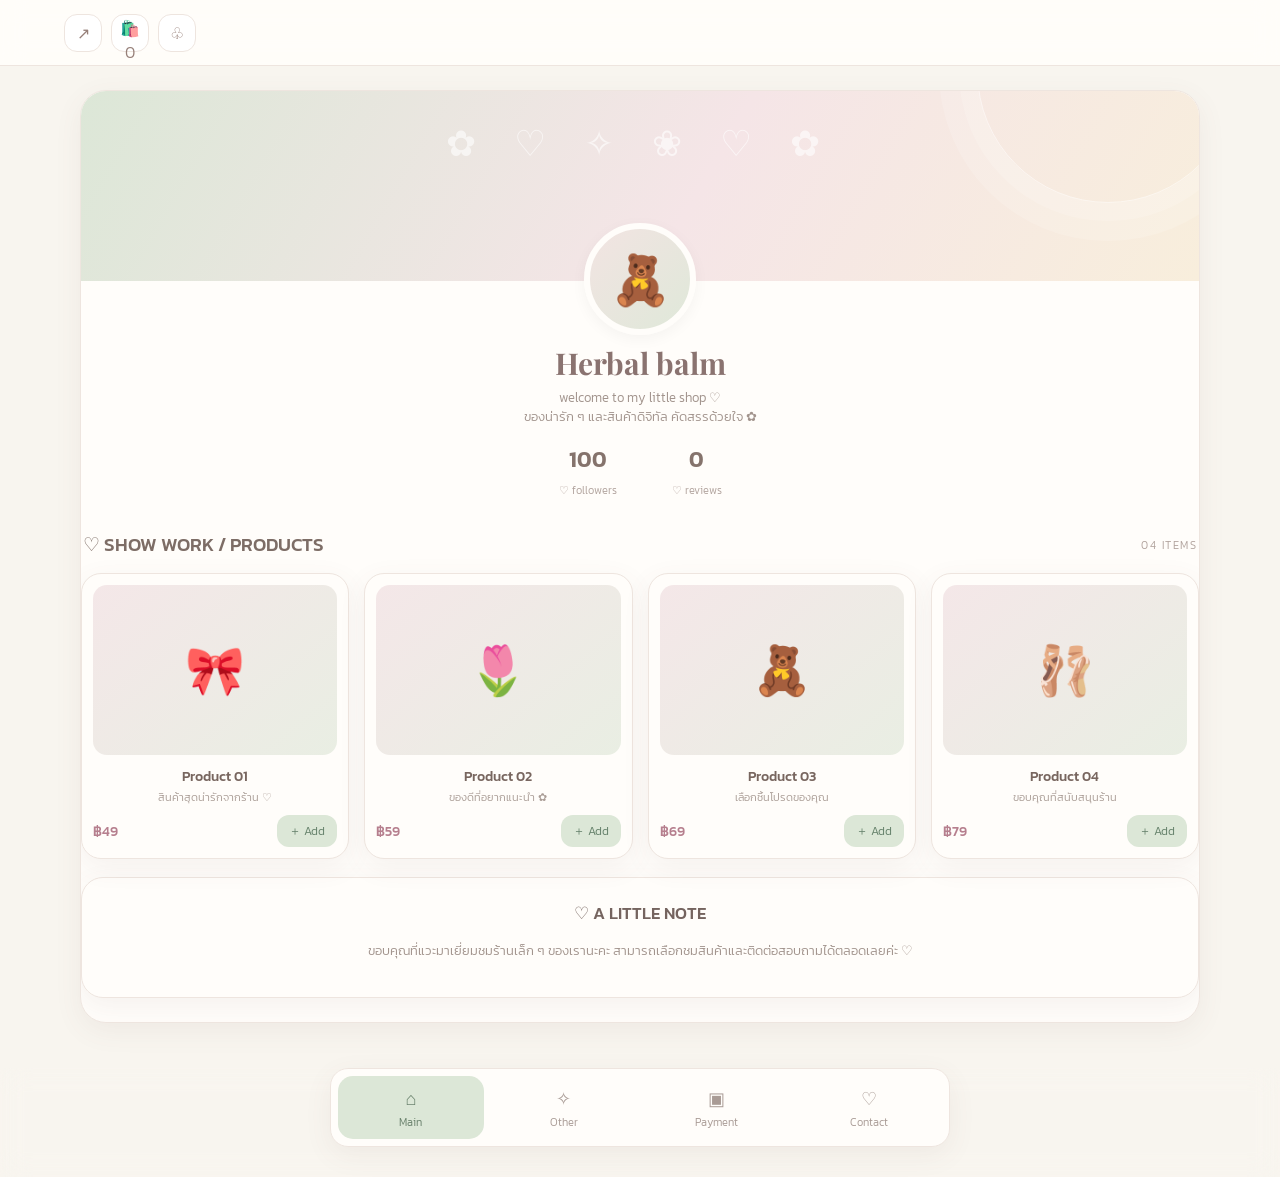
<file: sweetie-shop-edited.html>
<!DOCTYPE html>
<html lang="th">
<head>
<meta charset="UTF-8">
<meta name="viewport" content="width=device-width, initial-scale=1, viewport-fit=cover">
<meta name="theme-color" content="#f8f3ef">
<title></title>
<link rel="preconnect" href="https://fonts.googleapis.com">
<link rel="preconnect" href="https://fonts.gstatic.com" crossorigin>
<link href="https://fonts.googleapis.com/css2?family=Kanit:wght@300;400;500;600&family=Playfair+Display:wght@500;600&display=swap" rel="stylesheet">
<style>
:root{
 --bg:#f8f5ef;--paper:#fffdfa;--pink:#f3dfe5;--pink2:#f9edf0;--sage:#dce7d7;
 --sage2:#edf2e9;--green:#66836b;--ink:#75645f;--muted:#a99b95;--line:#eee5df;
 --shadow:0 8px 28px rgba(111,91,81,.07);--radius:22px;
}
*{box-sizing:border-box}
html{scroll-behavior:smooth}
body{margin:0;background:var(--bg);color:var(--ink);font-family:'Kanit',sans-serif;font-weight:300}
button,input,textarea,select{font:inherit}
button{cursor:pointer}
a{color:inherit;text-decoration:none}
.topbar{height:66px;display:flex;align-items:center;justify-content:space-between;padding:0 5%;background:rgba(255,253,250,.94);border-bottom:1px solid var(--line);position:sticky;top:0;z-index:20;backdrop-filter:blur(12px)}
.top-actions{display:flex;gap:9px}
.icon-btn{width:38px;height:38px;border:1px solid var(--line);border-radius:13px;background:#fff;color:#967f78}
.wrap{width:min(1120px,94%);margin:24px auto 100px}
.profile-card{background:var(--paper);border:1px solid var(--line);border-radius:26px;overflow:hidden;box-shadow:var(--shadow);text-align:center;position:relative;padding-bottom:24px}
.cover{height:190px;background:linear-gradient(120deg,#dce7d7,#f5e5e7 55%,#f8eedc);position:relative;overflow:hidden}
.cover:before{content:"✿  ♡  ✧  ❀  ♡  ✿";position:absolute;inset:25px 0 auto;font-size:36px;letter-spacing:15px;color:#fff9;text-align:center}
.cover:after{content:"";position:absolute;width:260px;height:260px;border:1px solid #fff8;border-radius:50%;right:-40px;top:-150px;box-shadow:0 0 0 18px #fff2,0 0 0 38px #fff2}
.avatar{width:112px;height:112px;border-radius:50%;background:linear-gradient(135deg,#f2e4e2,#dfe8d9);border:6px solid var(--paper);display:grid;place-items:center;font-size:49px;margin:-58px auto 8px;position:relative;z-index:2;box-shadow:0 4px 15px #0000000b;overflow:hidden}.avatar img{width:100%;height:100%;object-fit:cover}
.profile-card h1{font-family:'Playfair Display',serif;font-size:30px;margin:5px 0;color:#8a7370}
.bio{font-size:13px;color:#a2948d;margin:0 auto 17px;max-width:500px;padding:0 16px}
.stats{display:flex;justify-content:center;gap:55px;margin:15px 0 23px}
.stat strong{display:block;font-size:22px;font-weight:600;color:#85736c}
.stat span{font-size:11px;color:#b2a49e}
.music{width:min(440px,88%);margin:0 auto 17px;padding:13px 16px;border:1px solid #e8e1dc;border-radius:19px;background:linear-gradient(120deg,#fff,#f8f4f0);display:flex;align-items:center;gap:13px;text-align:left}
.music-disc{width:42px;height:42px;border-radius:50%;background:var(--sage);display:grid;place-items:center;font-size:18px}
.music-info{flex:1}.music-info b{display:block;font-size:13px;font-weight:500}.music-info span{font-size:11px;color:#aa9d96}
.play{border:0;border-radius:50%;width:34px;height:34px;background:var(--sage);color:var(--green)}
.contact-mini{width:min(440px,88%);margin:auto;border:1px solid var(--line);border-radius:20px;padding:15px;background:#fffdfa}
.mini-title{font-size:12px;letter-spacing:2px;margin-bottom:9px}
.contact-mini a{display:block;padding:10px;margin-top:7px;border:1px solid #eee7e2;border-radius:13px;font-size:12px;background:#fff}
.section-head{display:flex;align-items:center;justify-content:space-between;margin:30px 2px 14px}
.section-head h2{font-size:19px;font-weight:500;margin:0;color:#7d6d66}
.section-head span{font-size:11px;color:#b2a49e;letter-spacing:1.5px}
.product-grid{display:grid;grid-template-columns:repeat(4,minmax(0,1fr));gap:15px}
.product{background:var(--paper);border:1px solid var(--line);border-radius:20px;padding:11px;box-shadow:var(--shadow);min-width:0}
.product-photo{height:170px;border-radius:14px;background:linear-gradient(140deg,#f4e7e8,#e9eee3);display:grid;place-items:center;font-size:48px;overflow:hidden}
.product-photo img{width:100%;height:100%;object-fit:cover}
.product h3{font-size:14px;font-weight:500;margin:11px 2px 2px;color:#78665f;white-space:nowrap;overflow:hidden;text-overflow:ellipsis}
.product p{font-size:11px;color:#aa9d96;margin:0 2px 8px;min-height:18px}
.product-bottom{display:flex;align-items:center;justify-content:space-between;gap:6px}
.price{font-size:14px;font-weight:500;color:#b67f8e}
.add{border:0;border-radius:12px;background:var(--sage);color:#64806a;padding:7px 12px;font-size:12px}
.info-panel{background:var(--paper);border:1px solid var(--line);border-radius:22px;padding:22px;box-shadow:var(--shadow);margin-top:18px}
.info-panel h3{margin:0 0 8px;font-size:17px;font-weight:500}
.info-panel p{font-size:13px;line-height:1.8;color:#a2948d}
.review-empty{border:1px dashed #e4d4d4;border-radius:20px;background:#fffdfa;text-align:center;padding:45px 15px;color:#aa9b96}
.review-empty b{display:block;font-size:17px;font-weight:400;margin-bottom:7px}
.bottom-nav{position:fixed;z-index:30;bottom:0;left:0;right:0;padding:8px max(12px,env(safe-area-inset-right)) calc(8px + env(safe-area-inset-bottom)) max(12px,env(safe-area-inset-left));background:#fffdf9ed;backdrop-filter:blur(14px);border-top:1px solid var(--line);display:flex;justify-content:center}
.nav-inner{width:min(620px,100%);display:grid;grid-template-columns:repeat(4,1fr);gap:7px}
.nav-item{border:0;border-radius:15px;padding:9px 4px;background:transparent;color:#a99b95;font-size:11px}
.nav-item .nav-icon{display:block;font-size:18px;margin-bottom:2px}
.nav-item.active{background:var(--sage);color:#68806b}
.page{display:none}.page.active{display:block}
.page-title{text-align:center;margin:20px 0 6px;font-size:24px;font-weight:500;color:#88736d}
.page-sub{text-align:center;color:#b0a29b;font-size:12px;margin:0 0 22px}
.field{width:100%;border:1px solid #e9e1dc;border-radius:13px;padding:12px 13px;background:#fffdfa;color:var(--ink);outline:none;margin:6px 0}
.field:focus{border-color:#b8c9b3}
.primary{border:0;border-radius:14px;background:var(--sage);color:#58765e;padding:11px 18px;font-size:13px}
.soft{border:1px solid var(--line);border-radius:14px;background:#fffdfa;color:#8b7770;padding:10px 16px;font-size:13px}
.cart-row{display:flex;align-items:center;gap:12px;padding:12px 0;border-bottom:1px solid var(--line)}
.cart-row .emoji{width:48px;height:48px;border-radius:13px;background:var(--pink2);display:grid;place-items:center;font-size:24px}
.cart-row .grow{flex:1}.cart-row b{font-size:13px;font-weight:500}.cart-row small{display:block;color:#b09f98;font-size:11px}
.cart-row button{border:0;background:none;color:#b98b96;font-size:18px}
.total{display:flex;justify-content:space-between;padding:15px 0;font-weight:500}
.qr-placeholder{width:190px;height:190px;margin:15px auto;border:1px dashed #d9d1ca;border-radius:16px;display:grid;place-items:center;background:#fff;font-size:12px;color:#b2a49e;text-align:center;padding:20px}
.review-form{max-width:620px;margin:auto}
.review-list{display:grid;gap:10px;margin-top:15px}
.review-card{padding:15px;border:1px solid var(--line);border-radius:15px;background:#fff}
.admin-layout{display:grid;grid-template-columns:210px 1fr;gap:15px}
.admin-menu,.admin-content{background:#fffdfa;border:1px solid var(--line);border-radius:20px;padding:17px;box-shadow:var(--shadow)}
.admin-menu button{width:100%;display:block;text-align:left;border:0;background:transparent;color:#88766f;padding:11px;border-radius:11px;margin:3px 0}
.admin-menu button.active{background:var(--sage2);color:var(--green)}
.admin-content h3{margin:0 0 14px;font-weight:500}
.admin-product{display:flex;align-items:center;gap:10px;border:1px solid var(--line);border-radius:14px;padding:10px;margin:8px 0}
.admin-product .grow{flex:1}.admin-product small{display:block;color:#ac9d96}
.admin-product button{border:1px solid var(--line);background:#fff;border-radius:9px;padding:6px 9px;color:#8c7770;font-size:11px}
.notice{font-size:11px;color:#aa9188;line-height:1.7;background:#faf3ed;border-radius:12px;padding:11px;margin-top:12px}
.hide{display:none!important}
body{background-image:var(--page-bg-image,none);background-size:cover;background-position:center;background-attachment:fixed}
body:before{content:"";position:fixed;inset:0;background:var(--page-overlay,transparent);pointer-events:none;z-index:-1}
.cover.has-image{background-size:cover;background-position:center}
.anim-float{animation:floatText 3s ease-in-out infinite}.anim-glow{animation:glowText 2s ease-in-out infinite alternate}.anim-slide{animation:slideText 2.8s ease-in-out infinite alternate}
@keyframes floatText{0%,100%{transform:translateY(0)}50%{transform:translateY(-6px)}}
@keyframes glowText{from{text-shadow:0 0 2px #d8b7c1}to{text-shadow:0 0 12px #d8b7c1,0 0 18px #c7d8bf}}
@keyframes slideText{from{letter-spacing:0}to{letter-spacing:2px}}
.preview-note{font-size:11px;color:#aa9d96;margin:2px 0 8px}
@media(max-width:760px){.product-grid{grid-template-columns:repeat(2,minmax(0,1fr))}.product-photo{height:155px}.admin-layout{grid-template-columns:1fr}.admin-menu{display:flex;gap:5px;overflow:auto;padding:8px}.admin-menu button{white-space:nowrap;width:auto;margin:0}.wrap{width:92%;margin-top:15px}.cover{height:155px}.stats{gap:35px}}
@media(min-width:761px){.wrap{margin-bottom:45px}.bottom-nav{position:static;background:transparent;border:0;padding:0 0 30px}.nav-inner{background:#fffdfa;border:1px solid var(--line);border-radius:18px;padding:7px;box-shadow:var(--shadow)}}
</style>
</head>
<body>
<header class="topbar">
  <div class="top-actions">
    <button class="icon-btn" aria-label="แชร์ลิงก์ร้าน" title="แชร์ลิงก์ร้าน" onclick="shareShop()">↗</button>
    <button class="icon-btn" aria-label="ตะกร้า" onclick="go('cart')">🛍️ <span id="cartCount">0</span></button>
    <button class="icon-btn" aria-label="แอดมิน" onclick="go('admin')">♧</button>
  </div>
</header>

<main class="wrap">
  <section id="main" class="page active">
    <div class="profile-card">
      <div class="cover"></div>
      <div class="avatar">🧸</div>
      <h1>Sweetie Shop</h1>
      <p class="bio">welcome to my little shop ♡<br>ของน่ารัก ๆ และสินค้าดิจิทัล คัดสรรด้วยใจ ✿</p>
      <div class="stats">
        <div class="stat"><strong id="followerStat">100</strong><span>♡ followers</span></div>
        <div class="stat"><strong id="reviewStat">0</strong><span>♡ reviews</span></div>
      </div>
    <div class="section-head"><h2>♡ SHOW WORK / PRODUCTS</h2><span id="workCount">04 ITEMS</span></div>
    <div class="product-grid" id="homeProducts"></div>
    <div class="info-panel"><h3>♡ A LITTLE NOTE</h3><p id="shopNote">ขอบคุณที่แวะมาเยี่ยมชมร้านเล็ก ๆ ของเรานะคะ สามารถเลือกชมสินค้าและติดต่อสอบถามได้ตลอดเลยค่ะ ♡</p></div>
  </section>

  <section id="other" class="page">
    <h1 class="page-title">♡ Show Work</h1><p class="page-sub">A little collection from Sweetie Shop</p>
    <div class="product-grid" id="allProducts"></div>
  </section>

  <section id="payment" class="page">
    <h1 class="page-title">♡ Payment</h1><p class="page-sub">เติมเงิน / แจ้งชำระเงิน</p>
    <div class="info-panel" style="max-width:560px;margin:0 auto">
      <h3>ช่องทางชำระเงิน</h3>
      <p>ธนาคาร: <b id="bankName">กรุณาตั้งค่าธนาคารในหน้า Admin</b><br>ชื่อบัญชี: <b id="accountName">-</b><br>เลขบัญชี: <b id="accountNumber">-</b></p>
      <button class="soft" onclick="copyText(document.getElementById('accountNumber').textContent)">คัดลอกเลขบัญชี ♡</button>
      <div class="qr-placeholder" id="qrBox">QR PAYMENT<br>เพิ่มรูป QR ของร้านในหน้า Admin</div>
      <h3>แจ้งชำระเงิน</h3>
      <input class="field" id="payName" placeholder="ชื่อผู้ใช้งาน">
      <input class="field" id="payAmount" type="number" min="1" placeholder="จำนวนเงิน (บาท)">
      <input class="field" id="paySlip" type="file" accept="image/*">
      <button class="primary" style="width:100%" onclick="submitPayment()">ส่งข้อมูลแจ้งชำระเงิน</button>
      <p class="notice">แบบตัวอย่างนี้ยังไม่ส่งสลิปไปยังแอดมินและยังไม่ตรวจสอบการโอนเงินจริง ต้องเชื่อมฐานข้อมูลและระบบรับชำระเงินก่อนเปิดใช้งานจริง</p>
      <p id="payStatus" class="page-sub" style="margin-top:12px"></p>
    </div>
  </section>

  <section id="contact" class="page">
    <h1 class="page-title">♡ Contact ♡</h1><p class="page-sub">Feel free to contact us</p>
    <div class="contact-mini" style="max-width:560px">
      <a href="https://www.facebook.com/weethida.palmy" id="fbContact" target="_blank" rel="noopener">♡ Facebook</a>
    </div>
  </section>

  <section id="cart" class="page">
    <h1 class="page-title">♡ My Cart</h1><p class="page-sub">Your lovely picks</p>
    <div class="info-panel" style="max-width:620px;margin:auto">
      <div id="cartItems"><div class="review-empty"><b>♡ Your cart is empty ♡</b>เลือกสินค้าที่ชอบแล้วเพิ่มลงตะกร้าได้เลย</div></div>
      <div class="total"><span>Total</span><span id="cartTotal">฿0</span></div>
      <button class="primary" style="width:100%" onclick="go('payment')">ดำเนินการชำระเงิน ♡</button>
    </div>
  </section>

  <section id="reviews" class="page">
    <h1 class="page-title">♡ Reviews</h1><p class="page-sub">Thank you for your order #♡</p>
    <div class="review-form info-panel">
      <textarea class="field" id="reviewInput" rows="3" placeholder="Write your review..."></textarea>
      <button class="primary" style="width:100%" onclick="addReview()">＋ Add Review</button>
      <div id="reviewsList" class="review-list"></div>
    </div>
  </section>

  <section id="admin" class="page">
    <h1 class="page-title">♡ ADMIN</h1><p class="page-sub">WEBSITE MANAGEMENT</p>
    <div id="adminLogin" class="info-panel" style="max-width:430px;margin:20px auto;text-align:center">
      <div style="font-size:35px">♡</div><h3>ADMIN</h3><p>เข้าสู่ระบบจัดการร้าน</p>
      <input class="field" id="adminPassword" type="password" placeholder="รหัสผ่านแอดมิน">
      <button class="primary" style="width:100%" onclick="adminSignIn()">LOG IN ♡</button>
      <p class="notice">เดโมนี้ใช้รหัสผ่านฝั่งหน้าเว็บเท่านั้น ยังไม่ปลอดภัยสำหรับเว็บไซต์จริง โปรดอย่าใช้รหัสผ่านสำคัญ</p>
    </div>
    <div id="adminPanel" class="hide">
      <div class="admin-layout">
        <div class="admin-menu">
          <button class="active" onclick="adminTab('settings',this)">♡ Website Settings</button>
          <button onclick="adminTab('manageProducts',this)">✿ Manage Products</button>
          <button onclick="adminTab('paymentSettings',this)">♡ Payment Settings</button>
          <button onclick="adminTab('manageReviews',this)">☆ Reviews</button>
          <button onclick="adminSignOut()">Log out ↗</button>
        </div>
        <div class="admin-content">
          <div id="settings" class="admin-tab">
            <h3>Website Settings ✿</h3>
            <label>SHOP NAME</label><input class="field" id="setShopName" value="Sweetie Shop">
            <label>PROFILE BIO</label><textarea class="field" id="setBio" rows="3"></textarea>
            <label>ABOUT / A LITTLE NOTE</label><textarea class="field" id="setNote" rows="3"></textarea>
            <label>PROFILE IMAGE / รูปโปรไฟล์ร้าน</label>
            <input class="field" id="setAvatarFile" type="file" accept="image/*" onchange="previewImage(this,'avatarPreview')">
            <div class="preview-note">เลือกรูปจาก iPad เพื่อเปลี่ยนรูปโปรไฟล์</div><div id="avatarPreview" class="preview-note"></div>
            <label>COVER IMAGE / รูปปกด้านบน</label>
            <input class="field" id="setCoverFile" type="file" accept="image/*" onchange="previewImage(this,'coverPreview')">
            <div id="coverPreview" class="preview-note"></div>
            <label>PAGE BACKGROUND / พื้นหลังเว็บไซต์</label>
            <input class="field" id="setBackgroundFile" type="file" accept="image/*" onchange="previewImage(this,'backgroundPreview')">
            <div id="backgroundPreview" class="preview-note"></div>
            <button class="soft" type="button" onclick="clearShopImages()">ล้างรูปที่ตั้งไว้</button>
            <label>TEXT ANIMATION / เอฟเฟกต์ตัวอักษร</label>
            <select class="field" id="setTextAnimation"><option value="none">ไม่เคลื่อนไหว</option><option value="float">ลอยเบา ๆ</option><option value="glow">เรืองแสง</option><option value="slide">ขยับตัวอักษร</option></select>
            <label>FACEBOOK LINK</label><input class="field" id="setFb" value="https://www.facebook.com/weethida.palmy" placeholder="https://facebook.com/...">
            <button class="primary" onclick="saveSettings()">SAVE SETTINGS ♡</button>
          </div>
          <div id="manageProducts" class="admin-tab hide">
            <h3>Manage Products ✿</h3>
            <input class="field" id="newProductName" placeholder="ชื่อสินค้า">
            <input class="field" id="newProductDesc" placeholder="รายละเอียดสินค้า">
            <input class="field" id="newProductPrice" type="number" min="0" placeholder="ราคา (บาท)">
            <input class="field" id="newProductEmoji" placeholder="อีโมจิสินค้า เช่น 🎀" value="🎀">
            <button class="primary" onclick="addProduct()">＋ ADD PRODUCT</button>
            <div id="adminProductList" style="margin-top:15px"></div>
          </div>
          <div id="paymentSettings" class="admin-tab hide">
            <h3>Payment Settings ♡</h3>
            <label>BANK NAME</label><input class="field" id="setBank" placeholder="ชื่อธนาคาร">
            <label>ACCOUNT NAME</label><input class="field" id="setAccountName" placeholder="ชื่อบัญชี">
            <label>ACCOUNT NUMBER</label><input class="field" id="setAccountNumber" placeholder="เลขบัญชี">
            <button class="primary" onclick="savePaymentSettings()">SAVE PAYMENT</button>
            <p class="notice">อย่าใส่ข้อมูลบัญชีของบุคคลอื่น ใช้เฉพาะบัญชีที่คุณมีสิทธิ์รับชำระเงินเท่านั้น</p>
          </div>
          <div id="manageReviews" class="admin-tab hide"><h3>Customer Reviews</h3><div id="adminReviews"></div></div>
        </div>
      </div>
    </div>
  </section>
</main>

<nav class="bottom-nav">
  <div class="nav-inner">
    <button class="nav-item active" data-page="main" onclick="go('main')"><span class="nav-icon">⌂</span>Main</button>
    <button class="nav-item" data-page="other" onclick="go('other')"><span class="nav-icon">✧</span>Other</button>
    <button class="nav-item" data-page="payment" onclick="go('payment')"><span class="nav-icon">▣</span>Payment</button>
    <button class="nav-item" data-page="contact" onclick="go('contact')"><span class="nav-icon">♡</span>Contact</button>
  </div>
</nav>

<script>
const ADMIN_DEMO_PASSWORD = "change-this-password"; // เปลี่ยนรหัสเดโมก่อนทดลอง แต่ไม่ปลอดภัยสำหรับเว็บจริง
const defaultProducts=[
 {id:1,name:"Product 01",desc:"สินค้าสุดน่ารักจากร้าน ♡",price:49,emoji:"🎀"},
 {id:2,name:"Product 02",desc:"ของดีที่อยากแนะนำ ✿",price:59,emoji:"🌷"},
 {id:3,name:"Product 03",desc:"เลือกชิ้นโปรดของคุณ",price:69,emoji:"🧸"},
 {id:4,name:"Product 04",desc:"ขอบคุณที่สนับสนุนร้าน",price:79,emoji:"🩰"}
];
let products=JSON.parse(localStorage.getItem("ss_products")||"null")||defaultProducts;
let cart=JSON.parse(localStorage.getItem("ss_cart")||"[]");
let reviews=JSON.parse(localStorage.getItem("ss_reviews")||"[]");
let settings=JSON.parse(localStorage.getItem("ss_settings")||"{}");
let paymentSettings=JSON.parse(localStorage.getItem("ss_payment")||"{}");
function persist(){localStorage.setItem("ss_products",JSON.stringify(products));localStorage.setItem("ss_cart",JSON.stringify(cart));localStorage.setItem("ss_reviews",JSON.stringify(reviews));}
function safe(s){return String(s??"").replace(/[&<>"']/g,c=>({"&":"&amp;","<":"&lt;",">":"&gt;",'"':"&quot;","'":"&#39;"}[c]));}
function shareShop(){
 const url=window.location.href;
 if(navigator.share){navigator.share({title:'',text:'แวะชมร้านของเรา',url}).catch(()=>{});}
 else if(navigator.clipboard&&window.isSecureContext){navigator.clipboard.writeText(url).then(()=>alert('คัดลอกลิงก์ร้านแล้ว ♡ ส่งให้ลูกค้าได้เลย'));}
 else{prompt('คัดลอกลิงก์ร้านนี้',url);}
}
function applyContactLinks(){
 const fb=settings.fb||'https://www.facebook.com/weethida.palmy';
 ['fbLink','fbContact'].forEach(id=>{const a=document.getElementById(id);if(a){a.href=fb;a.target='_blank';a.rel='noopener';}});
}
function compressImage(file,max=1200){return new Promise((resolve,reject)=>{const reader=new FileReader();reader.onload=()=>{const img=new Image();img.onload=()=>{const scale=Math.min(1,max/Math.max(img.width,img.height));const canvas=document.createElement('canvas');canvas.width=Math.round(img.width*scale);canvas.height=Math.round(img.height*scale);canvas.getContext('2d').drawImage(img,0,0,canvas.width,canvas.height);resolve(canvas.toDataURL('image/jpeg',.82));};img.onerror=reject;img.src=reader.result;};reader.onerror=reject;reader.readAsDataURL(file);});}
async function previewImage(input,target){const file=input.files&&input.files[0];if(!file)return;try{const url=await compressImage(file,1000);const el=document.getElementById(target);el.textContent='เลือกรูปแล้ว: '+file.name;el.dataset.image=url;}catch(e){alert('เปิดรูปไม่สำเร็จ กรุณาลองเลือกรูปอื่น');}}
function applyShopImages(){
 const avatar=document.querySelector('.avatar');
 if(settings.avatar){avatar.innerHTML='<img src="'+settings.avatar+'" alt="Shop profile">';}else{avatar.textContent='🧸';}
 const cover=document.querySelector('.cover');
 if(settings.cover){cover.style.backgroundImage='url("'+settings.cover+'")';cover.classList.add('has-image');}else{cover.style.backgroundImage='';cover.classList.remove('has-image');}
 if(settings.background){document.documentElement.style.setProperty('--page-bg-image','url("'+settings.background+'")');document.documentElement.style.setProperty('--page-overlay','rgba(255,253,250,.68)');}else{document.documentElement.style.setProperty('--page-bg-image','none');document.documentElement.style.setProperty('--page-overlay','transparent');}
 const mode=settings.animation||'none';
 document.querySelectorAll('.brand,.profile-card h1,.bio,.section-head h2,.page-title,.mini-title,.info-panel h3').forEach(el=>{el.classList.remove('anim-float','anim-glow','anim-slide');if(mode!=='none')el.classList.add('anim-'+mode);});
}
function clearShopImages(){settings.avatar='';settings.cover='';settings.background='';localStorage.setItem('ss_settings',JSON.stringify(settings));applyShopImages();alert('ล้างรูปโปรไฟล์และพื้นหลังแล้ว ♡');}

function go(id){
 document.querySelectorAll(".page").forEach(p=>p.classList.toggle("active",p.id===id));
 document.querySelectorAll(".nav-item").forEach(b=>b.classList.toggle("active",b.dataset.page===id));
 window.scrollTo({top:0,behavior:"smooth"});
 if(id==="cart")renderCart();
 if(id==="reviews")renderReviews();
 if(id==="admin")fillAdmin();
}
function productCard(p){return `<article class="product"><div class="product-photo">${safe(p.emoji||"♡")}</div><h3>${safe(p.name)}</h3><p>${safe(p.desc||"")}</p><div class="product-bottom"><span class="price">฿${Number(p.price).toLocaleString("th-TH")}</span><button class="add" onclick="addToCart(${Number(p.id)})">＋ Add</button></div></article>`;}
function renderProducts(){
 document.getElementById("homeProducts").innerHTML=products.slice(0,4).map(productCard).join("");
 document.getElementById("allProducts").innerHTML=products.map(productCard).join("");
 document.getElementById("workCount").textContent=String(products.length).padStart(2,"0")+" ITEMS";
 document.getElementById("cartCount").textContent=cart.reduce((a,x)=>a+x.qty,0);
}
function addToCart(id){let p=products.find(x=>x.id===id);if(!p)return;let item=cart.find(x=>x.id===id);item?item.qty++:cart.push({id,qty:1});persist();renderProducts();alert("เพิ่มสินค้าลงตะกร้าแล้ว ♡");}
function renderCart(){
 let box=document.getElementById("cartItems");
 if(!cart.length){box.innerHTML='<div class="review-empty"><b>♡ Your cart is empty ♡</b>เลือกสินค้าที่ชอบแล้วเพิ่มลงตะกร้าได้เลย</div>';}
 else{box.innerHTML=cart.map(c=>{let p=products.find(x=>x.id===c.id);if(!p)return "";return `<div class="cart-row"><div class="emoji">${safe(p.emoji)}</div><div class="grow"><b>${safe(p.name)}</b><small>฿${p.price} × ${c.qty}</small></div><button onclick="removeCart(${p.id})">×</button></div>`}).join("");}
 let total=cart.reduce((sum,c)=>{let p=products.find(x=>x.id===c.id);return sum+(p?p.price*c.qty:0)},0);
 document.getElementById("cartTotal").textContent="฿"+total.toLocaleString("th-TH");
 document.getElementById("cartCount").textContent=cart.reduce((a,x)=>a+x.qty,0);
}
function removeCart(id){cart=cart.filter(x=>x.id!==id);persist();renderCart();renderProducts();}
function copyText(text){if(!text||text==="-"){alert("ยังไม่ได้ตั้งค่าข้อมูลบัญชี");return;}if(navigator.clipboard&&window.isSecureContext)navigator.clipboard.writeText(text).then(()=>alert("คัดลอกแล้ว ♡"));else alert("คัดลอกข้อมูลนี้: "+text);}
function submitPayment(){
 const name=document.getElementById("payName").value.trim(),amount=document.getElementById("payAmount").value,slip=document.getElementById("paySlip").files[0];
 const status=document.getElementById("payStatus");
 if(!name||!amount||Number(amount)<=0||!slip){status.textContent="กรุณากรอกข้อมูลและแนบสลิปให้ครบ";return;}
 status.textContent="เลือกไฟล์สลิปแล้ว แต่ยังไม่ได้ส่งข้อมูลไปยังร้าน กรุณาติดต่อร้านเพื่อยืนยัน";
}
function addReview(){let input=document.getElementById("reviewInput"),v=input.value.trim();if(!v)return alert("กรุณาเขียนรีวิวก่อน");reviews.unshift({text:v,date:new Date().toLocaleDateString("th-TH")});persist();input.value="";renderReviews();}
function renderReviews(){
 document.getElementById("reviewStat").textContent=reviews.length;
 document.getElementById("reviewsList").innerHTML=reviews.length?reviews.map(r=>`<div class="review-card">♡ ${safe(r.text)}<small style="display:block;color:#b5a49d">${safe(r.date)}</small></div>`).join(""):'<div class="review-empty"><b>♡ No reviews yet ♡</b>Be the first one to leave a review!</div>';
 document.getElementById("adminReviews").innerHTML=reviews.length?reviews.map(r=>`<div class="admin-product"><div class="grow">${safe(r.text)}<small>${safe(r.date)}</small></div></div>`).join(""):"ยังไม่มีรีวิว";
}
function adminSignIn(){if(document.getElementById("adminPassword").value!==ADMIN_DEMO_PASSWORD){alert("รหัสผ่านไม่ถูกต้อง");return;}document.getElementById("adminLogin").classList.add("hide");document.getElementById("adminPanel").classList.remove("hide");fillAdmin();}
function adminSignOut(){document.getElementById("adminLogin").classList.remove("hide");document.getElementById("adminPanel").classList.add("hide");document.getElementById("adminPassword").value="";}
function adminTab(id,btn){document.querySelectorAll(".admin-tab").forEach(x=>x.classList.add("hide"));document.getElementById(id).classList.remove("hide");document.querySelectorAll(".admin-menu button").forEach(x=>x.classList.remove("active"));btn.classList.add("active");}
function fillAdmin(){
 document.getElementById("setShopName").value=settings.name||"Sweetie Shop";
 document.getElementById("setBio").value=settings.bio||"welcome to my little shop ♡\nของน่ารัก ๆ และสินค้าดิจิทัล คัดสรรด้วยใจ ✿";
 document.getElementById("setNote").value=settings.note||"ขอบคุณที่แวะมาเยี่ยมชมร้านเล็ก ๆ ของเรานะคะ ♡";
 document.getElementById("setFb").value=settings.fb||"https://www.facebook.com/weethida.palmy";
 document.getElementById("setTextAnimation").value=settings.animation||"none";
 document.getElementById("setBank").value=paymentSettings.bank||"";
 document.getElementById("setAccountName").value=paymentSettings.name||"";
 document.getElementById("setAccountNumber").value=paymentSettings.number||"";
 renderAdminProducts();renderReviews();
}
async function saveSettings(){
 const avatarEl=document.getElementById('avatarPreview'),coverEl=document.getElementById('coverPreview'),bgEl=document.getElementById('backgroundPreview');
 const next={...settings,name:document.getElementById("setShopName").value,bio:document.getElementById("setBio").value,note:document.getElementById("setNote").value,fb:document.getElementById("setFb").value.trim()||'https://www.facebook.com/weethida.palmy',animation:document.getElementById('setTextAnimation').value};
 if(avatarEl.dataset.image)next.avatar=avatarEl.dataset.image;
 if(coverEl.dataset.image)next.cover=coverEl.dataset.image;
 if(bgEl.dataset.image)next.background=bgEl.dataset.image;
 settings=next;
 try{localStorage.setItem("ss_settings",JSON.stringify(settings));}catch(e){alert('รูปมีขนาดใหญ่เกินพื้นที่จัดเก็บ กรุณาเลือกรูปที่เล็กลง');return;}
 const brandEl=document.querySelector(".brand");if(brandEl)brandEl.innerHTML="♡ "+safe(settings.name)+" <small>HAPPY LITTLE STORE</small>";
 document.querySelector(".profile-card h1").textContent=settings.name;
 document.querySelector(".bio").textContent=settings.bio;
 document.getElementById("shopNote").textContent=settings.note;
 applyContactLinks();applyShopImages();
 alert("บันทึกโปรไฟล์ พื้นหลัง และเอฟเฟกต์แล้ว ♡");
}

function savePaymentSettings(){
 paymentSettings={bank:document.getElementById("setBank").value,name:document.getElementById("setAccountName").value,number:document.getElementById("setAccountNumber").value};
 localStorage.setItem("ss_payment",JSON.stringify(paymentSettings));applyPaymentSettings();alert("บันทึกข้อมูลในอุปกรณ์นี้แล้ว ♡");
}
function applyPaymentSettings(){
 document.getElementById("bankName").textContent=paymentSettings.bank||"กรุณาตั้งค่าธนาคารในหน้า Admin";
 document.getElementById("accountName").textContent=paymentSettings.name||"-";
 document.getElementById("accountNumber").textContent=paymentSettings.number||"-";
}
function addProduct(){
 let name=document.getElementById("newProductName").value.trim(),desc=document.getElementById("newProductDesc").value.trim(),price=Number(document.getElementById("newProductPrice").value),emoji=document.getElementById("newProductEmoji").value.trim()||"♡";
 if(!name||!Number.isFinite(price)||price<0)return alert("กรุณากรอกชื่อสินค้าและราคาที่ถูกต้อง");
 products.push({id:Date.now(),name,desc,price,emoji});persist();renderProducts();renderAdminProducts();
 ["newProductName","newProductDesc","newProductPrice"].forEach(id=>document.getElementById(id).value="");
}
function renderAdminProducts(){
 document.getElementById("adminProductList").innerHTML=products.map(p=>`<div class="admin-product"><div class="emoji">${safe(p.emoji)}</div><div class="grow"><b>${safe(p.name)}</b><small>฿${p.price}</small></div><button onclick="deleteProduct(${p.id})">DELETE</button></div>`).join("");
}
function deleteProduct(id){if(!confirm("ต้องการลบสินค้านี้หรือไม่?"))return;products=products.filter(p=>p.id!==id);cart=cart.filter(c=>c.id!==id);persist();renderProducts();renderAdminProducts();}
renderProducts();renderReviews();applyPaymentSettings();
if(settings.name){const brandEl=document.querySelector(".brand");if(brandEl)brandEl.innerHTML="♡ "+safe(settings.name)+" <small>HAPPY LITTLE STORE</small>";document.querySelector(".profile-card h1").textContent=settings.name;}
if(settings.bio)document.querySelector(".bio").textContent=settings.bio;
if(settings.note)document.getElementById("shopNote").textContent=settings.note;
applyContactLinks();applyShopImages();
</script>
</body>
</html>
</file>
